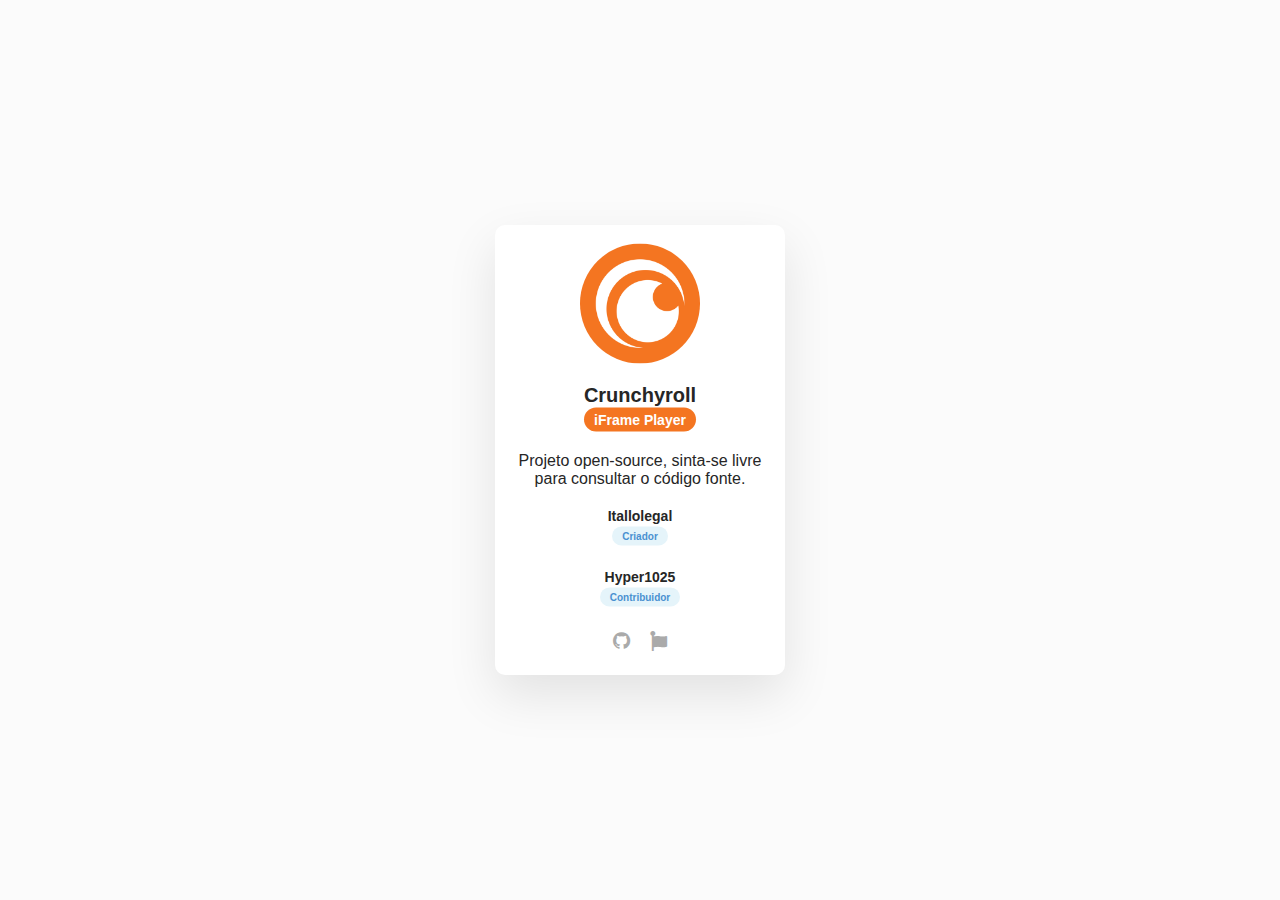
<file: Crunchyroll_Premium/popup.html>
<!DOCTYPE html>
<html lang="pt">
<head>
    <title>Crunchyroll iFrame Player</title>
    <meta charset="utf-8">
</head>
<body>
<link rel="stylesheet" href="https://cdnjs.cloudflare.com/ajax/libs/font-awesome/4.7.0/css/font-awesome.min.css">
<div class="card">
    <div class="box">
        <div class="img">
            <img src="logo.png">
        </div>
        <h2>Crunchyroll<br><span>iFrame Player</span></h2>
        <p>Projeto open-source, sinta-se livre para consultar o código fonte.</p>
        <h3><a href="https://github.com/itallolegal" target="_blank">Itallolegal</a><br><span>Criador</span></h3>
        <h3><a href="https://github.com/Hyper1025" target="_blank">Hyper1025</a><br><span>Contribuidor</span></h3>
        <span>
            <ul>
                <li><a href="https://github.com/itallolegal/crp-iframe-player" target="_blank" ><i class="fa fa-github" aria-hidden="true"></i></a></li>
                <li><a href="https://github.com/itallolegal/crp-iframe-player/issues" target="_blank" ><i class="fa fa-font-awesome" aria-hidden="true"></i></a></li>
            </ul>
        </span>
    </div>
</div>
</body>
</html>
<style>
html {
    position: relative;
    min-width: 310px;
    min-height: 470px;
    height: 100%;
}
body {
    margin:0;
    padding:0;
    font-family:sans-serif;
    background:#fbfbfb;
}
.card {
    position:absolute;
    top:50%;
    left:50%;
    transform:translate(-50%,-50%);
    width:290px;
    min-height:450px;
    background:#fff;
    box-shadow:0 20px 50px rgba(0,0,0,.1);
    border-radius:10px;
    transition:0.5s;
}
.card:hover {
    box-shadow:0 30px 70px rgba(0,0,0,.2);
}
.card .box {
    position:absolute;
    top:50%;
    left:0;
    transform:translateY(-50%);
    text-align:center;
    padding:20px;
    box-sizing:border-box;
    width:100%;
}
.card .box .img {
    width:120px;
    height:120px;
    margin:0 auto;
    border-radius:50%;
    overflow:hidden;
}
.card .box .img img {
    width:100%;
    height:100%;
}
.card .box h3 {
    font-size:14px;
    color:#262626;
    margin:20px auto;
}
.card .box a {
    font-size:14px;
    color:#262626;
    margin:20px auto;
    text-decoration: none;
}
.card .box h3 span {
    font-size:10px;
    background:#e5f4fa;
    color:#4a91d1;
    display:inline-block;
    margin: 3px;
    padding:4px 10px;
    border-radius:15px;
}
.card .box h2 {
    font-size:20px;
    color:#262626;
    margin:20px auto;
}
.card .box h2 span {
    font-size:14px;
    background:#f47521;
    color:#fff;
    display:inline-block;
    padding:4px 10px;
    border-radius:15px;
}
.card .box p {
    color:#262626;
}
.card .box span {
    display:inline-flex;
}
.card .box ul {
    margin:0;
    padding:0;
}
.card .box ul li {
    list-style:none;
    float:left;
}
.card .box ul li a {
    display:block;
    color:#aaa;
    margin:0 10px;
    font-size:20px;
    transition:0.5s;
    text-align:center;
}
.card .box ul li:hover a {
    color:#f47521;
}
</style>
</file>
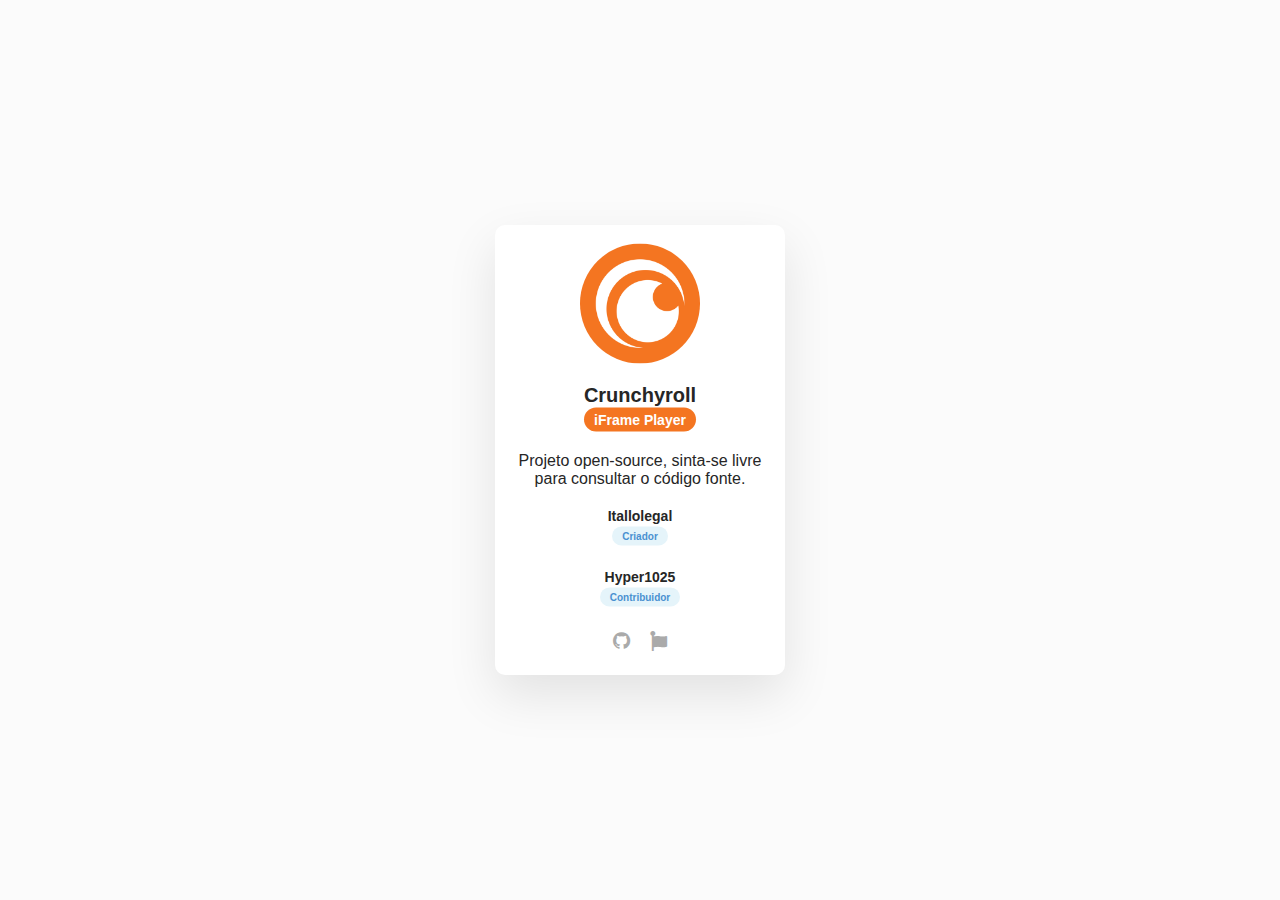
<file: Crunchyroll_Premium_Kiwi-Browser/popup.html>
<!DOCTYPE html>
<html lang="pt">
<head>
    <title>Crunchyroll iFrame Player</title>
    <meta charset="utf-8">
</head>
<body>
<link rel="stylesheet" href="https://cdnjs.cloudflare.com/ajax/libs/font-awesome/4.7.0/css/font-awesome.min.css">
<div class="card">
    <div class="box">
        <div class="img">
            <img src="logo.png">
        </div>
        <h2>Crunchyroll<br><span>iFrame Player</span></h2>
        <p>Projeto open-source, sinta-se livre para consultar o código fonte.</p>
        <h3><a href="https://github.com/itallolegal" target="_blank">Itallolegal</a><br><span>Criador</span></h3>
        <h3><a href="https://github.com/Hyper1025" target="_blank">Hyper1025</a><br><span>Contribuidor</span></h3>
        <span>
            <ul>
                <li><a href="https://github.com/itallolegal/crp-iframe-player" target="_blank" ><i class="fa fa-github" aria-hidden="true"></i></a></li>
                <li><a href="https://github.com/itallolegal/crp-iframe-player/issues" target="_blank" ><i class="fa fa-font-awesome" aria-hidden="true"></i></a></li>
            </ul>
        </span>
    </div>
</div>
</body>
</html>
<style>
html {
    position: relative;
    min-width: 310px;
    min-height: 470px;
    height: 100%;
}
body {
    margin:0;
    padding:0;
    font-family:sans-serif;
    background:#fbfbfb;
}
.card {
    position:absolute;
    top:50%;
    left:50%;
    transform:translate(-50%,-50%);
    width:290px;
    min-height:450px;
    background:#fff;
    box-shadow:0 20px 50px rgba(0,0,0,.1);
    border-radius:10px;
    transition:0.5s;
}
.card:hover {
    box-shadow:0 30px 70px rgba(0,0,0,.2);
}
.card .box {
    position:absolute;
    top:50%;
    left:0;
    transform:translateY(-50%);
    text-align:center;
    padding:20px;
    box-sizing:border-box;
    width:100%;
}
.card .box .img {
    width:120px;
    height:120px;
    margin:0 auto;
    border-radius:50%;
    overflow:hidden;
}
.card .box .img img {
    width:100%;
    height:100%;
}
.card .box h3 {
    font-size:14px;
    color:#262626;
    margin:20px auto;
}
.card .box a {
    font-size:14px;
    color:#262626;
    margin:20px auto;
    text-decoration: none;
}
.card .box h3 span {
    font-size:10px;
    background:#e5f4fa;
    color:#4a91d1;
    display:inline-block;
    margin: 3px;
    padding:4px 10px;
    border-radius:15px;
}
.card .box h2 {
    font-size:20px;
    color:#262626;
    margin:20px auto;
}
.card .box h2 span {
    font-size:14px;
    background:#f47521;
    color:#fff;
    display:inline-block;
    padding:4px 10px;
    border-radius:15px;
}
.card .box p {
    color:#262626;
}
.card .box span {
    display:inline-flex;
}
.card .box ul {
    margin:0;
    padding:0;
}
.card .box ul li {
    list-style:none;
    float:left;
}
.card .box ul li a {
    display:block;
    color:#aaa;
    margin:0 10px;
    font-size:20px;
    transition:0.5s;
    text-align:center;
}
.card .box ul li:hover a {
    color:#f47521;
}
</style>
</file>
